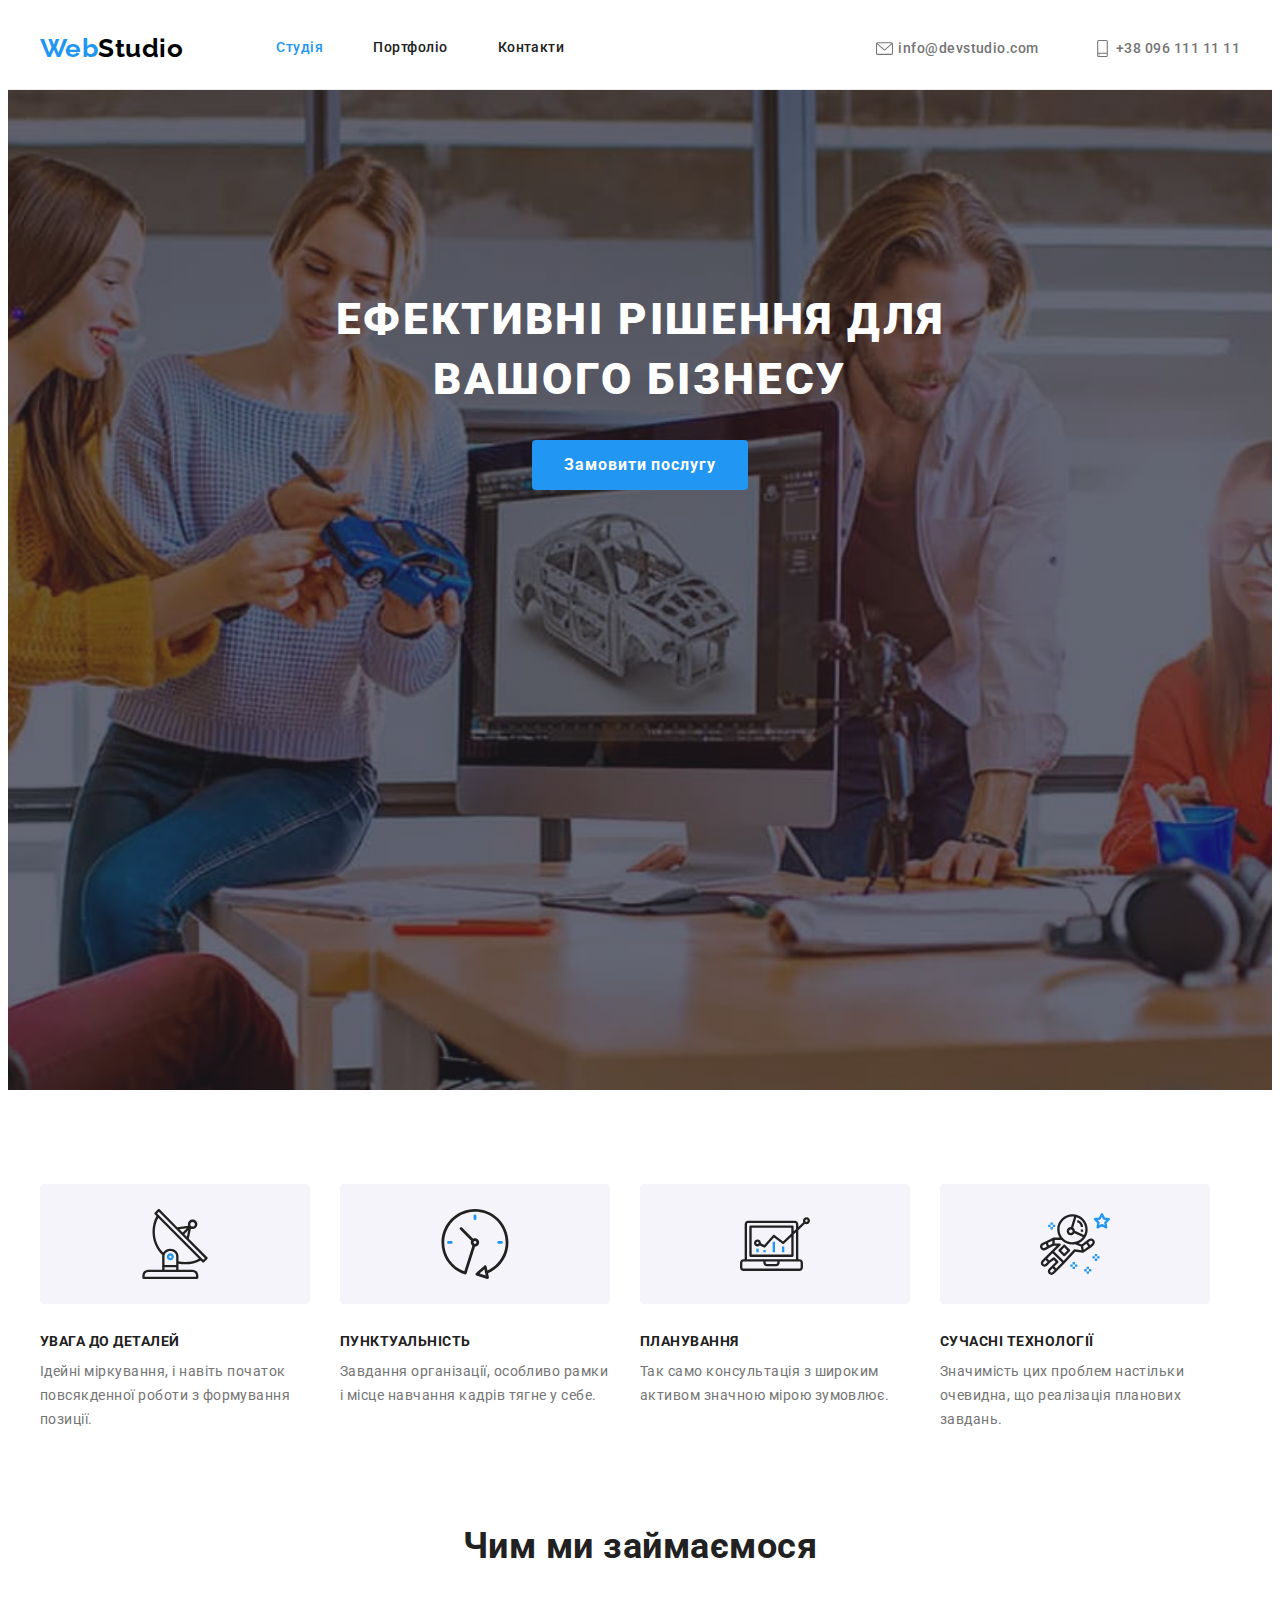
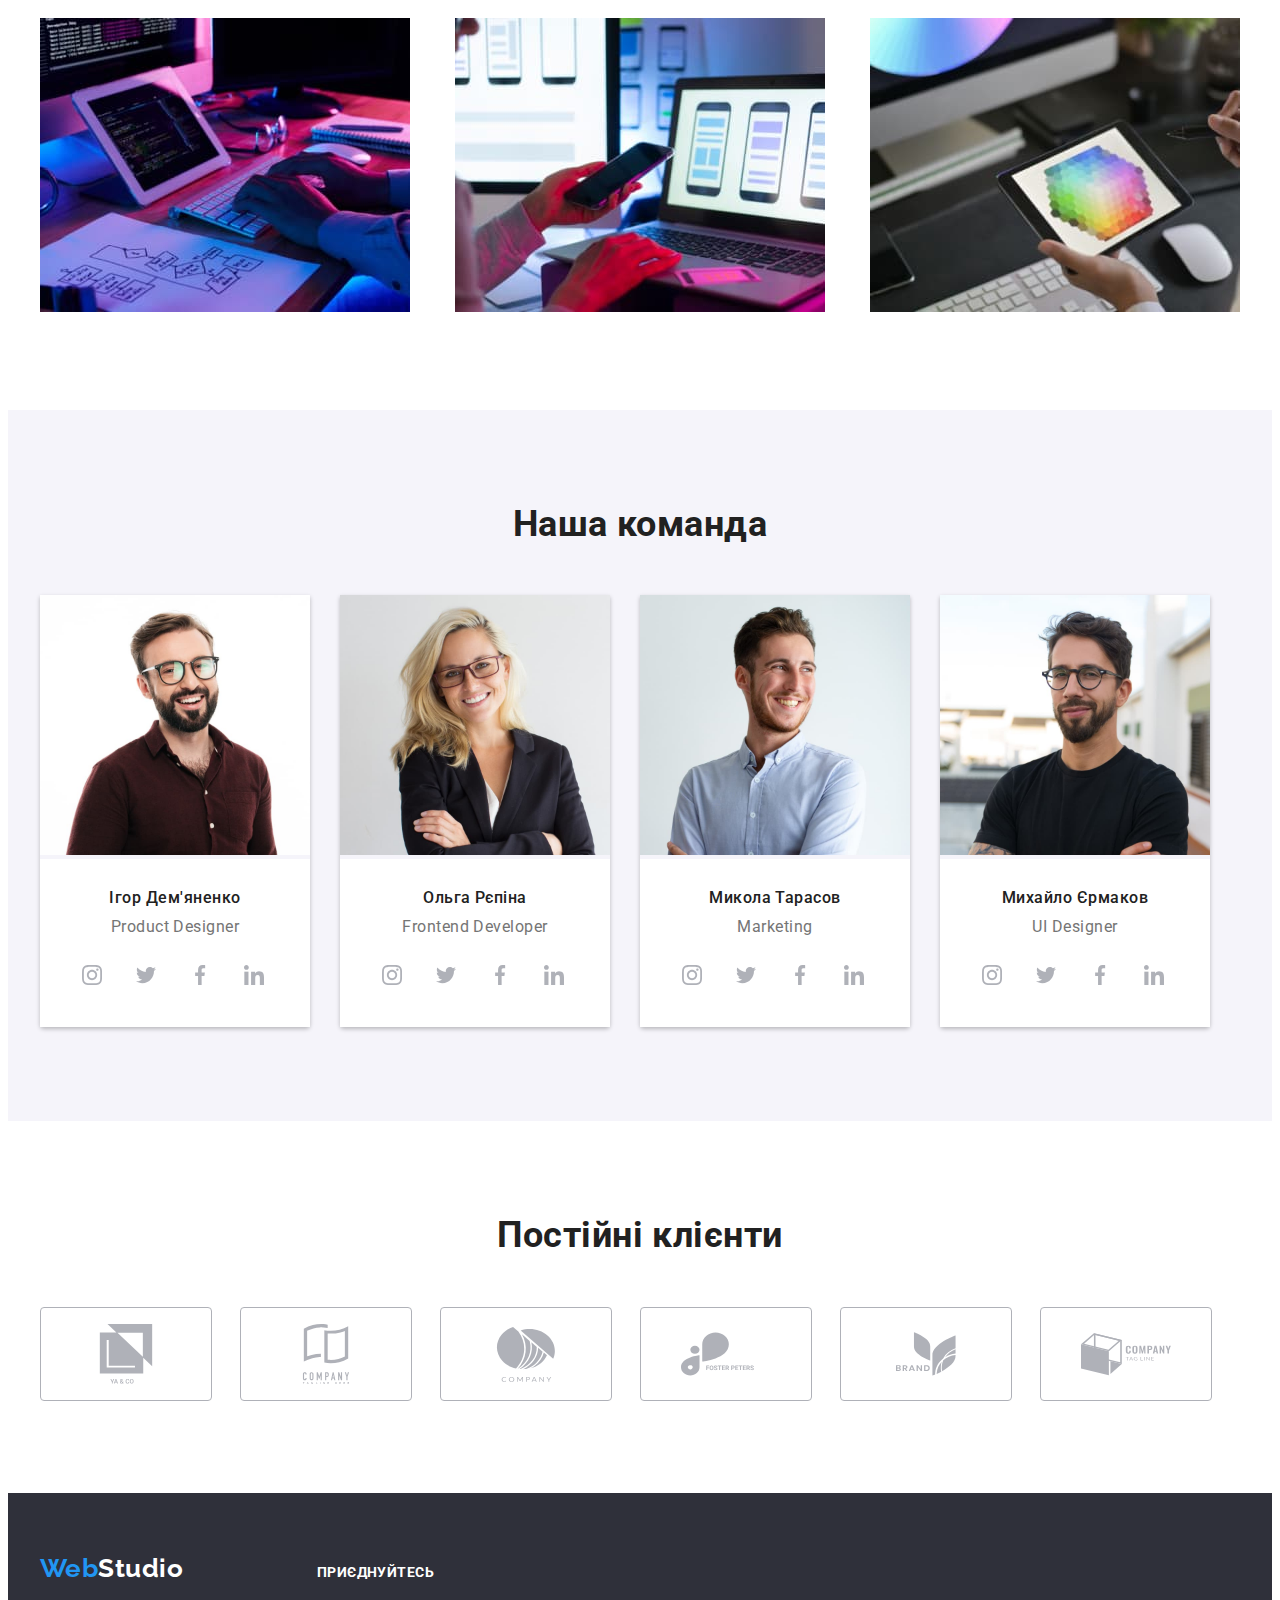
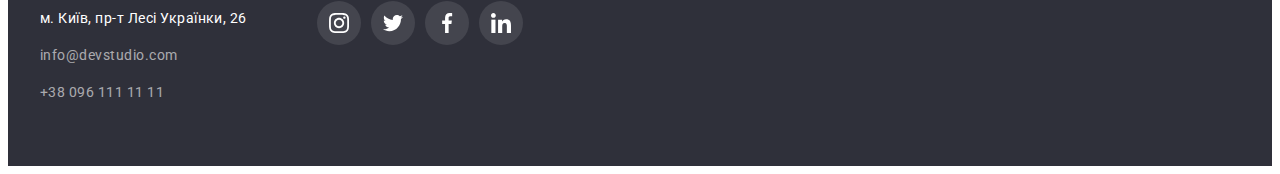
<file: index.html>
<!DOCTYPE html>
<html lang="uk">
  <head>
    <meta charset="UTF-8" />
    <meta http-equiv="X-UA-Compatible" content="IE=edge" />
    <meta name="viewport" content="width=device-width, initial-scale=1.0" />
    <title>Студія</title>
    <link
      rel="stylesheet"
      href="https://cdnjs.cloudflare.com/ajax/libs/modern-normalize/1.1.0/modern-normalize.min.css"
      integrity="sha512-wpPYUAdjBVSE4KJnH1VR1HeZfpl1ub8YT/NKx4PuQ5NmX2tKuGu6U/JRp5y+Y8XG2tV+wKQpNHVUX03MfMFn9Q=="
      crossorigin="anonymous"
      referrerpolicy="no-referrer"
    />
    <link rel="stylesheet" href="./css/styles.css" />
    <link
      href="https://fonts.googleapis.com/css2?family=Raleway:wght@700&family=Roboto:wght@400;500;700;900&display=swap"
      rel="stylesheet"
    />
  </head>
  <body>
    <header class="page-header">
      <div class="header container">
        <nav class="flex-box">
          <a href="./index.html" class="logo"
            ><span class="first-logo">Web</span>Studio</a
          >
          <ul class="site-nav list">
            <li class="flex-element">
              <a href="./index.html" class="link-current nav-link">Студія</a>
            </li>
            <li class="flex-element">
              <a href="./portfolio.html" class="link nav-link">Портфоліо</a>
            </li>
            <li class="flex-element">
              <a href="#" class="link nav-link">Контакти</a>
            </li>
          </ul>
        </nav>
        <ul class="contacts list">
          <li class="flex-element">
            <a href="mailto:info@devstudio.com" class="link contact-link">
              <svg style="width: 27px; height: 17px">
                <use href="./images/icons.svg#email"></use>
              </svg>
              info@devstudio.com</a
            >
          </li>
          <li class="flex-element">
            <a href="tel:+380961111111" class="link contact-link">
              <svg style="width: 27px; height: 17px">
                <use href="./images/icons.svg#phone"></use>
              </svg>
              +38 096 111 11 11</a
            >
          </li>
        </ul>
      </div>
    </header>

    <main>
      <section class="main-section">
        <div class="container">
          <h1 class="hero-title">Ефективні рішення для вашого бізнесу</h1>
          <button class="order-btn">Замовити послугу</button>
        </div>
      </section>

      <section class="section">
        <div class="container">
          <h2 class="section-title visually-hidden">Наші Переваги</h2>
          <ul class="list flex-box advantages">
            <li class="flex-element">
              <div class="icon">
                <svg wight="70" height="70">
                  <use href="./images/icons.svg#icon-antenna"></use>
                </svg>
              </div>
              <h3 class="paragraph-title">Увага до деталей</h3>
              <p class="paragraph-text">
                Ідейні міркування, і навіть початок повсякденної роботи з
                формування позиції.
              </p>
            </li>
            <li class="flex-element">
              <div class="icon">
                <svg wight="70" height="70">
                  <use href="./images/icons.svg#icon-clock"></use>
                </svg>
              </div>
              <h3 class="paragraph-title">Пунктуальність</h3>
              <p class="paragraph-text">
                Завдання організації, особливо рамки і місце навчання кадрів
                тягне у себе.
              </p>
            </li>
            <li class="flex-element">
              <div class="icon">
                <svg wight="70" height="70">
                  <use href="./images/icons.svg#icon-diagram"></use>
                </svg>
              </div>
              <h3 class="paragraph-title">Планування</h3>
              <p class="paragraph-text">
                Так само консультація з широким активом значною мірою зумовлює.
              </p>
            </li>
            <li class="flex-element">
              <div class="icon">
                <svg wight="70" height="70">
                  <use href="./images/icons.svg#icon-astronaut"></use>
                </svg>
              </div>
              <h3 class="paragraph-title">Сучасні технології</h3>
              <p class="paragraph-text">
                Значимість цих проблем настільки очевидна, що реалізація
                планових завдань.
              </p>
            </li>
          </ul>
        </div>
      </section>
      <section class="section padding">
        <div class="container">
          <h2 class="section-title">Чим ми займаємося</h2>
          <ul class="list examples">
            <li class="flex-element">
              <a href="#">
                <img
                  src="./images/box-1.jpg"
                  alt="написання коду на айпеді"
                  width="370"
                  height="294"
                />
              </a>
            </li>
            <li class="flex-element">
              <a href="#">
                <img
                  src="./images/box-2.jpg"
                  alt="шаблони меню телефону на пк"
                  width="370"
                  height="294"
                />
              </a>
            </li>
            <li class="flex-element">
              <a href="#">
                <img
                  src="./images/box-3.jpg"
                  alt="кольорова гамма на планшеті"
                  width="370"
                  height="294"
                />
              </a>
            </li>
          </ul>
        </div>
      </section>

      <section class="section team">
        <div class="container">
          <h2 class="section-title">Наша команда</h2>
          <ul class="list team-list">
            <li class="team-pic">
              <img
                src="./images/teammember1.jpg"
                alt="Ігор Дем'яненко"
                width="270"
                height="260"
              />
              <div class="back-color">
                <h3 class="paragraph-title member">Ігор Дем'яненко</h3>
                <p class="position">Product Designer</p>
                <ul class="list social-links">
                  <li class="social-link">
                    <a href="https://www.instagram.com/" class="site">
                      <svg width="20" height="20">
                        <use
                          href="./images/icons.svg#icon-team-instagram"
                        ></use>
                      </svg>
                    </a>
                  </li>
                  <li class="social-link">
                    <a href="https://www.twitter.com/" class="site">
                      <svg width="20" height="20">
                        <use href="./images/icons.svg#icon-team-twitter"></use>
                      </svg>
                    </a>
                  </li>
                  <li class="social-link">
                    <a href="https://www.facebook.com/" class="site">
                      <svg width="20" height="20">
                        <use href="./images/icons.svg#icon-team-facebook"></use>
                      </svg>
                    </a>
                  </li>
                  <li class="social-link">
                    <a href="https://www.linkedin.com/" class="site">
                      <svg width="20" height="20">
                        <use href="./images/icons.svg#icon-team-linkedin"></use>
                      </svg>
                    </a>
                  </li>
                </ul>
              </div>
            </li>
            <li class="team-pic">
              <img
                src="./images/teammember2.jpg"
                alt="Ольга Рєпіна"
                width="270"
                height="260"
              />
              <div class="back-color">
                <h3 class="paragraph-title member">Ольга Рєпіна</h3>
                <p class="position">Frontend Developer</p>
                <ul class="list social-links">
                  <li class="social-link">
                    <a href="https://www.instagram.com/" class="site">
                      <svg width="20" height="20">
                        <use
                          href="./images/icons.svg#icon-team-instagram"
                        ></use>
                      </svg>
                    </a>
                  </li>
                  <li class="social-link">
                    <a href="https://www.twitter.com/" class="site">
                      <svg width="20" height="20">
                        <use href="./images/icons.svg#icon-team-twitter"></use>
                      </svg>
                    </a>
                  </li>
                  <li class="social-link">
                    <a href="https://www.facebook.com/" class="site">
                      <svg width="20" height="20">
                        <use href="./images/icons.svg#icon-team-facebook"></use>
                      </svg>
                    </a>
                  </li>
                  <li class="social-link">
                    <a href="https://www.linkedin.com/" class="site">
                      <svg width="20" height="20">
                        <use href="./images/icons.svg#icon-team-linkedin"></use>
                      </svg>
                    </a>
                  </li>
                </ul>
              </div>
            </li>
            <li class="team-pic">
              <img
                src="./images/teammember3.jpg"
                alt="Микола Тарасов"
                width="270"
                height="260"
              />
              <div class="back-color">
                <h3 class="paragraph-title member">Микола Тарасов</h3>
                <p class="position">Marketing</p>
                <ul class="list social-links">
                  <li class="social-link">
                    <a href="https://www.instagram.com/" class="site">
                      <svg width="20" height="20">
                        <use
                          href="./images/icons.svg#icon-team-instagram"
                        ></use>
                      </svg>
                    </a>
                  </li>
                  <li class="social-link">
                    <a href="https://www.twitter.com/" class="site">
                      <svg width="20" height="20">
                        <use href="./images/icons.svg#icon-team-twitter"></use>
                      </svg>
                    </a>
                  </li>
                  <li class="social-link">
                    <a href="https://www.facebook.com/" class="site">
                      <svg width="20" height="20">
                        <use href="./images/icons.svg#icon-team-facebook"></use>
                      </svg>
                    </a>
                  </li>
                  <li class="social-link">
                    <a href="https://www.linkedin.com/" class="site">
                      <svg width="20" height="20">
                        <use href="./images/icons.svg#icon-team-linkedin"></use>
                      </svg>
                    </a>
                  </li>
                </ul>
              </div>
            </li>
            <li class="team-pic">
              <img
                src="./images/teammember4.jpg"
                alt="Михайло Єрмаков"
                width="270"
                height="260"
              />
              <div class="back-color">
                <h3 class="paragraph-title member">Михайло Єрмаков</h3>
                <p class="position">UI Designer</p>
                <ul class="list social-links">
                  <li class="social-link">
                    <a href="https://www.instagram.com/" class="site">
                      <svg width="20" height="20">
                        <use
                          href="./images/icons.svg#icon-team-instagram"
                        ></use>
                      </svg>
                    </a>
                  </li>
                  <li class="social-link">
                    <a href="https://www.twitter.com/" class="site">
                      <svg width="20" height="20">
                        <use href="./images/icons.svg#icon-team-twitter"></use>
                      </svg>
                    </a>
                  </li>
                  <li class="social-link">
                    <a href="https://www.facebook.com/" class="site">
                      <svg width="20" height="20">
                        <use href="./images/icons.svg#icon-team-facebook"></use>
                      </svg>
                    </a>
                  </li>
                  <li class="social-link">
                    <a href="https://www.linkedin.com/" class="site">
                      <svg width="20" height="20">
                        <use href="./images/icons.svg#icon-team-linkedin"></use>
                      </svg>
                    </a>
                  </li>
                </ul>
              </div>
            </li>
          </ul>
        </div>
      </section>
      <section class="section">
        <div class="container">
          <h2 class="section-title">Постійні клієнти</h2>
          <ul class="list flex-box clients">
            <li class="client">
              <a href="#" class="page">
                <svg width="106" height="60">
                  <use
                    href="./images/icons.svg#icon-company-1"
                    class="company"
                  ></use>
                </svg>
              </a>
            </li>
            <li class="client">
              <a href="#" class="page">
                <svg class="" width="106" height="60">
                  <use href="./images/icons.svg#icon-company-2"></use>
                </svg>
              </a>
            </li>
            <li class="client">
              <a href="#" class="page">
                <svg class="" width="106" height="60">
                  <use href="./images/icons.svg#icon-company-3"></use>
                </svg>
              </a>
            </li>
            <li class="client">
              <a href="#" class="page">
                <svg class="" width="106" height="90">
                  <use href="./images/icons.svg#icon-company-4"></use>
                </svg>
              </a>
            </li>
            <li class="client">
              <a href="#" class="page">
                <svg class="" width="106" height="60">
                  <use href="./images/icons.svg#icon-company-5"></use>
                </svg>
              </a>
            </li>
            <li class="client">
              <a href="#" class="page">
                <svg class="" width="106" height="90">
                  <use href="./images/icons.svg#icon-company-6"></use>
                </svg>
              </a>
            </li>
          </ul>
        </div>
      </section>
    </main>

    <footer class="footer">
      <div class="container footer-flex">
        <address class="address">
          <a href="./index.html" class="logo accent"
            ><span class="first-logo">Web</span>Studio</a
          >
          <ul class="list info">
            <li class="flex-element">
              <a
                href="https://goo.gl/maps/CPtrU1FHBa2aNyZL9"
                target="_blank"
                rel="noopener noreferrer nofollow"
                class="location"
                >м. Київ, пр-т Лесі Українки, 26</a
              >
            </li>
            <li class="flex-element">
              <a href="mailto:info@devstudio.com" class="footer-contact link"
                >info@devstudio.com</a
              >
            </li>
            <li class="flex-element">
              <a href="tel:+380961111111" class="footer-contact link"
                >+38 096 111 11 11</a
              >
            </li>
          </ul>
        </address>
        <div>
          <h3 class="join-title">Приєднуйтесь</h3>
          <ul class="list social-links">
            <li class="social-link">
              <a href="https://www.instagram.com/" class="site join-accent">
                <svg class="" width="20" height="20">
                  <use href="./images/icons.svg#icon-instagram-footer"></use>
                </svg>
              </a>
            </li>
            <li class="social-link">
              <a href="https://www.twitter.com/" class="site join-accent"
                ><svg class="" width="20" height="20">
                  <use href="./images/icons.svg#icon-twitter-footer"></use>
                </svg>
              </a>
            </li>
            <li class="social-link">
              <a href="https://www.facebook.com/" class="site join-accent"
                ><svg class="" width="20" height="20">
                  <use href="./images/icons.svg#icon-facebook-footer"></use>
                </svg>
              </a>
            </li>
            <li class="social-link">
              <a href="https://www.linkedin.com/" class="site join-accent"
                ><svg class="" width="20" height="20">
                  <use href="./images/icons.svg#icon-linkedin-footer"></use>
                </svg>
              </a>
            </li>
          </ul>
        </div>
      </div>
    </footer>
  </body>
</html>
</file>
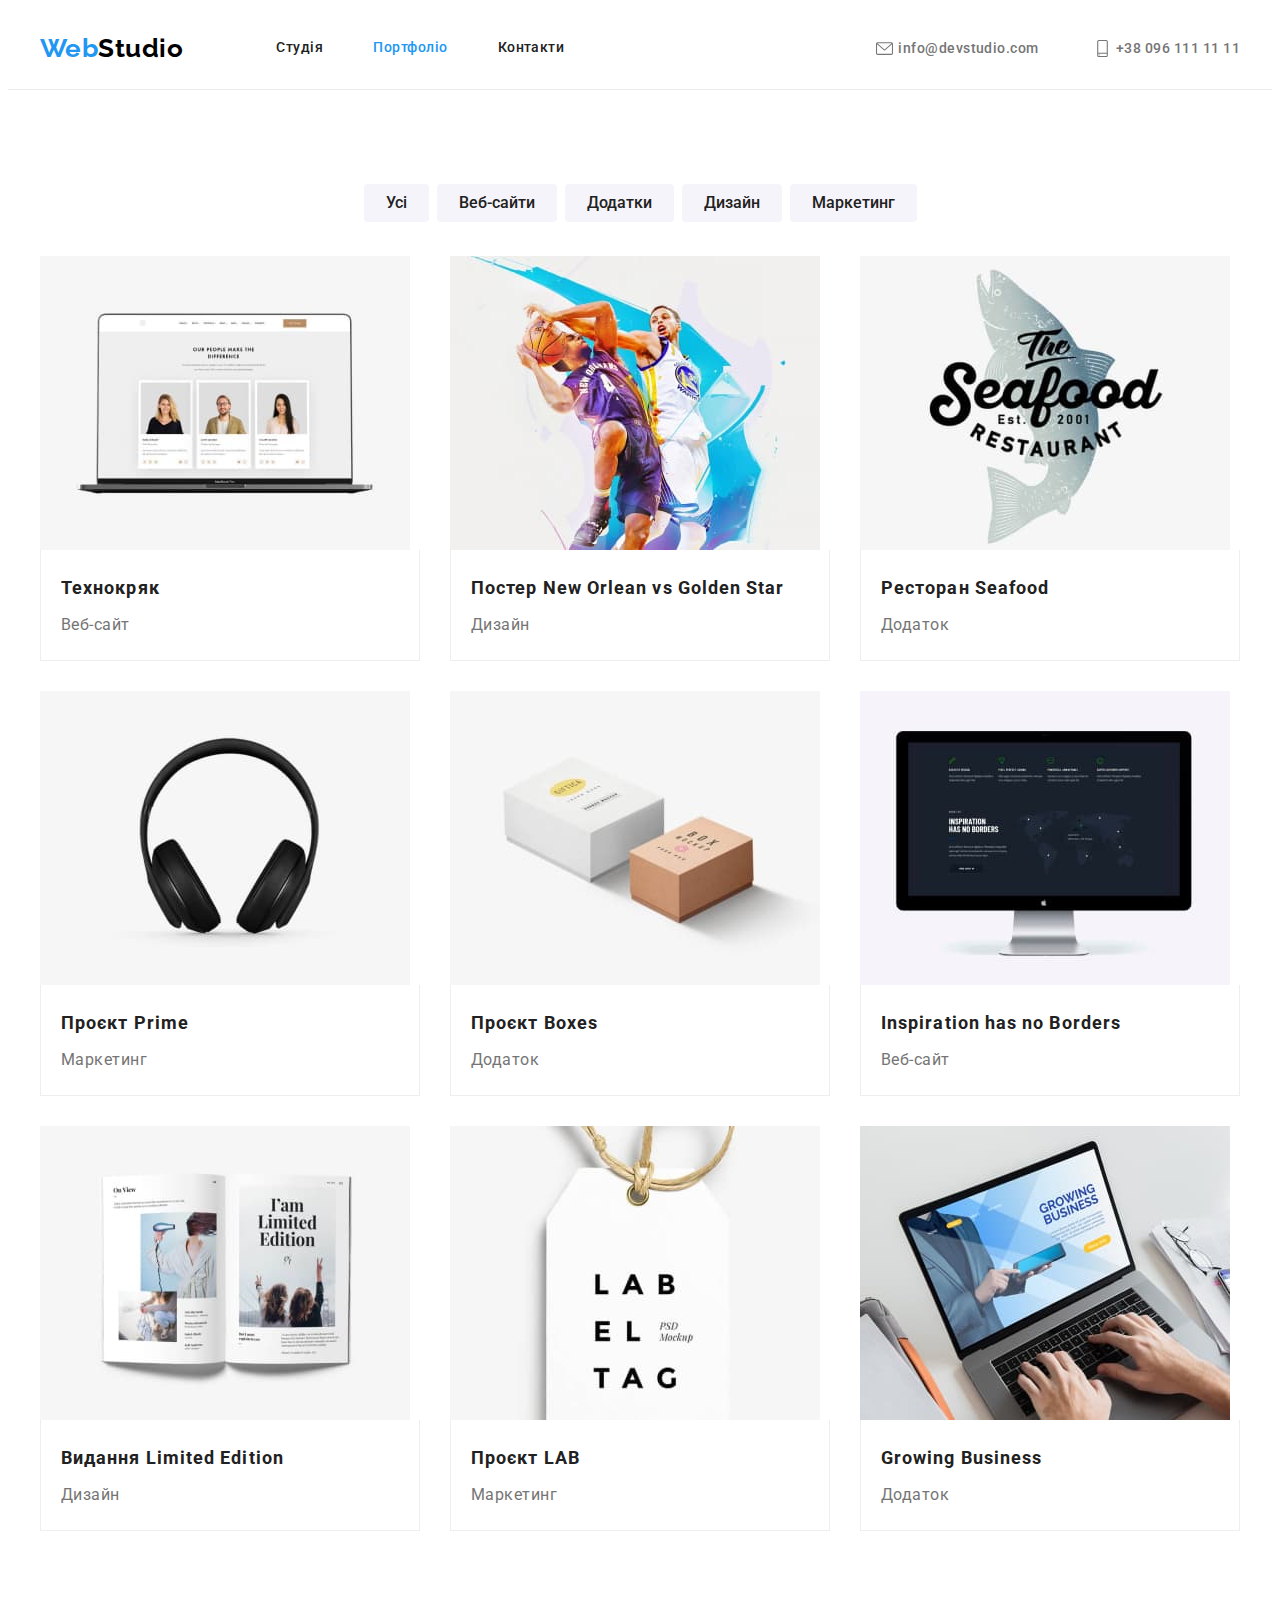
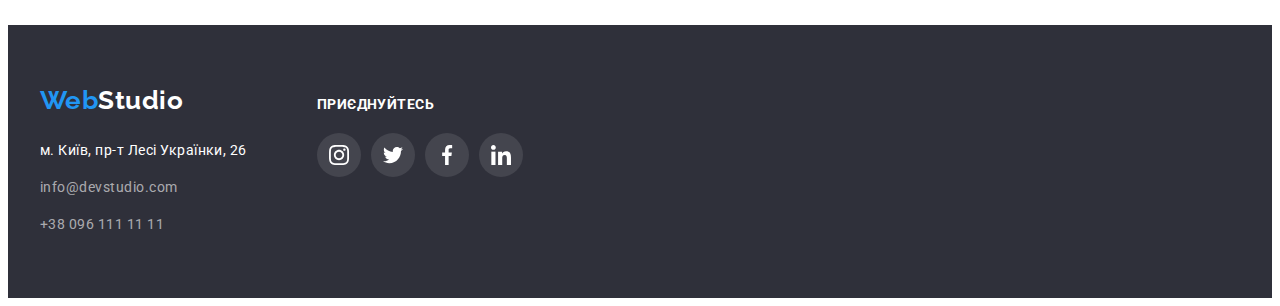
<file: portfolio.html>
<!DOCTYPE html>
<html lang="en">
  <head>
    <meta charset="UTF-8" />
    <meta http-equiv="X-UA-Compatible" content="IE=edge" />
    <meta name="viewport" content="width=device-width, initial-scale=1.0" />
    <title>Портфоліо</title>
    <link
      rel="stylesheet"
      href="https://cdnjs.cloudflare.com/ajax/libs/modern-normalize/1.1.0/modern-normalize.min.css"
      integrity="sha512-wpPYUAdjBVSE4KJnH1VR1HeZfpl1ub8YT/NKx4PuQ5NmX2tKuGu6U/JRp5y+Y8XG2tV+wKQpNHVUX03MfMFn9Q=="
      crossorigin="anonymous"
      referrerpolicy="no-referrer"
    />
    <link rel="stylesheet" href="./css/styles.css" />
    <link
      href="https://fonts.googleapis.com/css2?family=Raleway:wght@700&family=Roboto:wght@400;500;700;900&display=swap"
      rel="stylesheet"
    />
  </head>
  <body>
    <header class="page-header">
      <div class="header container">
        <nav class="flex-box">
          <a href="./index.html" class="logo"
            ><span class="first-logo">Web</span>Studio</a
          >
          <ul class="site-nav list">
            <li class="flex-element">
              <a href="./index.html" class="link nav-link">Студія</a>
            </li>
            <li class="flex-element">
              <a href="./portfolio.html" class="link-current nav-link"
                >Портфоліо</a
              >
            </li>
            <li class="flex-element">
              <a href="#" class="link nav-link">Контакти</a>
            </li>
          </ul>
        </nav>
        <ul class="contacts list">
          <li class="flex-element">
            <a href="mailto:info@devstudio.com" class="link contact-link">
              <svg style="width: 27px; height: 17px">
                <use href="./images/icons.svg#email"></use>
              </svg>
              info@devstudio.com</a
            >
          </li>
          <li class="flex-element">
            <a href="tel:+380961111111" class="link contact-link">
              <svg style="width: 27px; height: 17px">
                <use href="./images/icons.svg#phone"></use>
              </svg>
              +38 096 111 11 11</a
            >
          </li>
        </ul>
      </div>
    </header>

    <main>
      <section class="section">
        <div class="container">
          <h1 class="section-title visually-hidden">Фільтри</h1>
          <ul class="list filter">
            <li class="button">
              <button type="button" class="filter-btn all-btn">Усі</button>
            </li>
            <li class="button">
              <button type="button" class="filter-btn">Веб-сайти</button>
            </li>
            <li class="button">
              <button type="button" class="filter-btn">Додатки</button>
            </li>
            <li class="button">
              <button type="button" class="filter-btn">Дизайн</button>
            </li>
            <li class="button">
              <button type="button" class="filter-btn">Маркетинг</button>
            </li>
          </ul>
          <h2 class="section-title visually-hidden">Роботи</h2>
          <ul class="list work-list">
            <li class="projects">
              <a href="#" class="projects-link">
                <img
                  class="block"
                  src="./images/img.jpg"
                  alt="Екран ноутбука с веб-сайтом Технокряк"
                  width="370"
                  height="294"
                />
                <div class="work-type">
                  <h3 class="works">Технокряк</h3>
                  <p class="type">Веб-сайт</p>
                </div></a
              >
            </li>
            <li class="projects">
              <a href="#" class="projects-link">
                <img
                  class="block"
                  src="./images/img2.jpg"
                  alt="Два баскетболіста"
                  width="370"
                  height="294"
                />
                <div class="work-type">
                  <h3 class="works">Постер New Orlean vs Golden Star</h3>
                  <p class="type">Дизайн</p>
                </div></a
              >
            </li>
            <li class="projects">
              <a href="#" class="projects-link">
                <img
                  class="block"
                  src="./images/img3.jpg"
                  alt="Logo ресторану Seafood"
                  width="370"
                  height="294"
                />
                <div class="work-type">
                  <h3 class="works">Ресторан Seafood</h3>
                  <p class="type">Додаток</p>
                </div></a
              >
            </li>
            <li class="projects">
              <a href="#" class="projects-link">
                <img
                  class="block"
                  src="./images/img9.jpg"
                  alt="Навушники"
                  width="370"
                  height="294"
                />
                <div class="work-type">
                  <h3 class="works">Проєкт Prime</h3>
                  <p class="type">Маркетинг</p>
                </div></a
              >
            </li>
            <li class="projects">
              <a href="#" class="projects-link">
                <img
                  class="block"
                  src="./images/img4.jpg"
                  alt="Дві коробки"
                  width="370"
                  height="294"
                />
                <div class="work-type">
                  <h3 class="works">Проєкт Boxes</h3>
                  <p class="type">Додаток</p>
                </div></a
              >
            </li>
            <li class="projects">
              <a href="#" class="projects-link">
                <img
                  class="block"
                  src="./images/img5.jpg"
                  alt="Екран ноутбука з веб-сайтом Inspiration has no Borders "
                  width="370"
                  height="294"
                />
                <div class="work-type">
                  <h3 class="works">Inspiration has no Borders</h3>
                  <p class="type">Веб-сайт</p>
                </div></a
              >
            </li>
            <li class="projects">
              <a href="#" class="projects-link">
                <img
                  class="block"
                  src="./images/img6.jpg"
                  alt="Розгорнута книга"
                  width="370"
                  height="294"
                />
                <div class="work-type">
                  <h3 class="works">Видання Limited Edition</h3>
                  <p class="type">Дизайн</p>
                </div></a
              >
            </li>
            <li class="projects">
              <a href="#" class="projects-link">
                <img
                  class="block"
                  src="./images/img7.jpg"
                  alt="Logo проєкту LAB"
                  width="370"
                  height="294"
                />
                <div class="work-type">
                  <h3 class="works">Проєкт LAB</h3>
                  <p class="type">Маркетинг</p>
                </div></a
              >
            </li>
            <li class="projects">
              <a href="#" class="projects-link">
                <img
                  class="block"
                  src="./images/img8.jpg"
                  alt="Зображення додатку Growing Business в ноутбукі"
                  width="370"
                  height="294"
                />
                <div class="work-type">
                  <h3 class="works">Growing Business</h3>
                  <p class="type">Додаток</p>
                </div></a
              >
            </li>
          </ul>
        </div>
      </section>
    </main>
    <footer class="footer">
      <div class="container footer-flex">
        <address class="address">
          <a href="./index.html" class="logo accent"
            ><span class="first-logo">Web</span>Studio</a
          >
          <ul class="list info">
            <li class="flex-element">
              <a
                href="https://goo.gl/maps/CPtrU1FHBa2aNyZL9"
                target="_blank"
                rel="noopener noreferrer nofollow"
                class="location"
                >м. Київ, пр-т Лесі Українки, 26</a
              >
            </li>
            <li class="flex-element">
              <a href="mailto:info@devstudio.com" class="footer-contact link"
                >info@devstudio.com</a
              >
            </li>
            <li class="flex-element">
              <a href="tel:+380961111111" class="footer-contact link"
                >+38 096 111 11 11</a
              >
            </li>
          </ul>
        </address>
        <div class="join-us">
          <h3 class="join-title">Приєднуйтесь</h3>
          <ul class="list social-links">
            <li class="social-link join-accent">
              <a href="" class="site">
                <svg class="" width="20" height="20">
                  <use href="./images/icons.svg#icon-instagram-footer"></use>
                </svg>
              </a>
            </li>
            <li class="social-link join-accent">
              <a href="" class="site"
                ><svg class="" width="20" height="20">
                  <use href="./images/icons.svg#icon-twitter-footer"></use>
                </svg>
              </a>
            </li>
            <li class="social-link join-accent">
              <a href="" class="site"
                ><svg class="" width="20" height="20">
                  <use href="./images/icons.svg#icon-facebook-footer"></use>
                </svg>
              </a>
            </li>
            <li class="social-link join-accent">
              <a href="" class="site"
                ><svg class="" width="20" height="20">
                  <use href="./images/icons.svg#icon-linkedin-footer"></use>
                </svg>
              </a>
            </li>
          </ul>
        </div>
      </div>
    </footer>
  </body>
</html>
</file>
<file: css/styles.css>
:root{
    --primary-text-color:#757575 ;
    --secondary-text-color:#212121;
    --accent-text-color:#2196F3;
    --btn-text-color:#FFFFFF;
    --order-btn-active:#188CE8;
    --background-color-secondary:#F5F4FA;
    --card-set-gap:30px;
    --social-links-fill:#afb1b8;
}
body{
    color:var(--primary-text-color) ;
    background-color: var(--btn-text-color) ;
    font-family: Roboto, 'Segoe UI', Tahoma, Geneva, Verdana, sans-serif ;
    letter-spacing: 0.03em;
}
.list{
    list-style: none;
    margin: 0;
    padding: 0;
}
.container{
    width: 1200px;
    padding-left: 15px;
    padding-right: 15px;
    margin: 0 auto;
}
.page-header{

    margin: 0 auto;
    border-bottom: 1px solid rgba(236, 236, 236, 1);
}
.header{
    display: flex;
    justify-content: space-between;
}
.logo{
    padding: 25px 0;

    color:#000000 ;

    font-family: Raleway, 'Segoe UI', Tahoma, Geneva, Verdana, sans-serif;
    font-weight: 700;
    font-size: 26px;
    line-height: 1.19;
    text-decoration: none;
}
.first-logo, 
.logo:hover, 
.logo:focus, 
.link:hover, 
.link:focus{
    color: var(--accent-text-color) ;
    fill: var(--accent-text-color);
}
.flex-box{
    display: flex;
}
.site-nav, 
.contacts{
    display: flex;
}
.site-nav .flex-element{
    padding-top:32px ;
    padding-bottom: 32px ;
}
.site-nav .link-current{
    color: var(--accent-text-color);
}
.site-nav .flex-element:first-child{
    margin-left: 93px;
}
.site-nav .nav-link,
.contacts .contact-link{
    text-decoration: none;
    display: flex;
    align-items: center;
    fill: currentColor ;
}
.site-nav,
.contacts{
    font-weight: 500;
    font-size: 14px;
    line-height: 1.14;
}
.nav-link {
    color:var(--secondary-text-color) ;
}
.site-nav .flex-element:not(:first-child){
    margin-left: 50px;
}
.contacts .flex-element{
    padding: 32px 0;
}
.contacts .flex-element:not(:first-child){
    margin-left: 50px;
}
.contact-link{
    color: var(--primary-text-color);
}
.hero-title{
color: var(--btn-text-color);

    font-weight: 900;
    font-size: 44px;
    line-height: 1.36;
    letter-spacing: 0.06em;
    text-transform: uppercase;

    width: 696px;
    margin: 0 auto;

}

.main-section{
    background-color: 2F303A;
    text-align: center;
    padding-top: 200px;
    padding-bottom: 200px;
    margin: 0 auto;
}
.main-section{
    max-width: 1600px;
    height: 600px;
    background-image: linear-gradient(
        to right, 
        rgba(47, 48, 58, 0.4), 
        rgba(47, 48, 58, 0.4)
    ),url(../images/main-bg.jpg);
    background-repeat: no-repeat;
    background-position: center;
    background-size: cover;
}
.order-btn{
    color: var(--btn-text-color);
    background-color: var(--accent-text-color);
    cursor: pointer;

    font-family: inherit;
    font-weight: 700;
    font-size: 16px;
    line-height: 1.87;
    letter-spacing: 0.06em;

    display: flex;
    align-items: center;
    justify-content: center;
    min-width: 216px;
    height: 50px;
    border: none;
    outline: none;
    
    padding: 10px;
    border-radius: 4px;
    margin-top: 30px;
    margin-left: auto;
    margin-right: auto;
}
.order-btn:hover, 
.order-btn:focus{
    background-color: var(--order-btn-active);
}
.all-btn{
    padding: 6px 25px 6px 25px;
}
.filter-btn{
    padding: 6px 22px 6px 22px;

    color:#212121 ;
    background-color: var(--background-color-secondary) ;
    cursor: pointer;

    font-family: inherit;
    font-weight: 500;
    font-size: 16px;
    line-height: 26px;
    border: none;
    outline: none;
    border-radius: 4px;
}
.filter{
    display: flex;
    margin-bottom: 34px;
    justify-content: center;
}
.button:not(:first-child){
    margin-left: 8px;
}
.work-list{
    display: flex;
    flex-wrap: wrap;
    
    margin-top: calc(-1 * var(--card-set-gap));
    margin-left: calc(-1 * var(--card-set-gap));
    
}
.projects{
    width: calc((100% - 90px) / 3 );
    margin-top: var(--card-set-gap);
    margin-left: var(--card-set-gap);
}
.projects-link:hover{
    box-shadow: 0px 1px 1px rgba(0, 0, 0, 0.12), 
    0px 4px 4px rgba(0, 0, 0, 0.06), 
    1px 4px 6px rgba(0, 0, 0, 0.16);
    cursor: pointer;
}
.projects-link{
    font-family: inherit;
    color: inherit;
    text-decoration: none;
    display: block;


}
/* .work-list .flex-element:nth-child(3n){
    margin-right: 0;
}
.work-list .flex-element:nth-last-child(-n + 3){
    margin-bottom: 0;
} */
.filter-btn:hover,
.filter-btn:focus{
    color: var(--btn-text-color);
    background-color: var(--accent-text-color);
    filter: drop-shadow(0px 4px 4px rgba(0, 0, 0, 0.25));
}
.section{
    padding-top: 94px;
    padding-bottom: 94px;
    margin: 0 auto; 
}
.section-title{
    font-weight: 700;
    font-size: 36px;
    line-height: 1.16;
    text-align: center;
    margin: 0;
    margin-bottom: 50px;

}
.visually-hidden{
    position: absolute;
    white-space: nowrap;
    width: 1px;
    height: 1px;
    overflow: hidden;
    border: 0;
    padding: 0;
    clip: rect(0 0 0 0);
    clip-path: inset(50%);
    margin: -1px;
}
.section-title, 
.paragraph-title,
.works{
    color: #212121;
}
.icon{
    width: 100%;
    height: 120px;
    margin-bottom: 30px;
    background-color: var(--background-color-secondary);
    border-radius: 4px;
    display: flex;
        justify-content: center;
        align-items: center;
}
/* .icon-item{
    width: 100%;
    height: 100%;
} */

/* .advantages .flex-element::before{
    display: inline-flex;
    content: '';
    width: 270px;
    height:120px ;
    background-color: var(--background-color-secondary);
    border-radius: 4px;

    margin-bottom: 30px;
} */
/* .icon-antenna::before{
    background-image: url(../images/antenna.svg);
    background-repeat: no-repeat;
    background-position:center;
}
.icon-clock::before {
    background-image: url(../images/clock.svg);
    background-repeat: no-repeat;
    background-position: center;
}
.icon-diagram::before {
    background-image: url(../images/diagram.svg);
    background-repeat: no-repeat;
    background-position: center;
}
.icon-astronaut::before {
    background-image: url(../images/astronaut.svg);
    background-repeat: no-repeat;
    background-position: center;
} */
.advantages .flex-element:not(:first-child){
    margin-left: 30px;
}
.examples{
    display: flex;
    justify-content: space-between;
}
.examples .flex-element{
    display: block;
}
.works{
    font-weight: 700;
    font-size: 18px;
    line-height: 2;
    letter-spacing: 0.06em;

    margin-bottom: 4px;
        margin-top: 0;
}
.paragraph-title{
    margin-top: 0;
    margin-bottom: 10px;
    
    font-weight: 700;
    font-size: 14px;
    line-height: 1.14;
    text-transform: uppercase;
    
}
.paragraph-title .flex-element{
    text-shadow: 0px 4px 4px rgba(0, 0, 0, 0.25);
}
.paragraph-title.member{
    font-weight: 500;
    font-size: 16px;
    line-height: 1.18;
    text-transform: none;
}
.position{
    font-size: 16px;
    line-height: 1.18;
}
.paragraph-text{
    margin-top: 10px;
    margin-bottom: 0;
    margin-right: 0;
    
    font-size: 14px;
    line-height: 1.71;
}
.list.flex-box .flex-element{
    width: 270px;
}
.back-color{
    text-align: center;
    background-color: var(--btn-text-color);
    padding: 30px;

}
.padding{
    padding-top: 0;
}
.position{
    margin: 0;
    margin-bottom: 16px;
}
.team{
    background-color: var(--background-color-secondary);

    padding-top: 94px;
}
.team-pic{
    box-shadow: 0px 2px 4px rgba(0, 0, 0, 0.25);
    border-radius: 0px 0px 4px 4px;
}
.team-pic:not(:first-child){
    margin-left: 30px;
}
.team-pic{
    width: 270px;
}
.team-list{
    display: flex;

    background-color: var(--background-color-secondary);
}
.block{
    display: block;
}
.work-type{
    padding: 20px 20px;
    border-right-color: rgb(238, 238, 238);
    border-right-style: solid;
    border-right-width: 1px;
    border-bottom-color: rgb(238, 238, 238);
    border-bottom-style: solid;
    border-bottom-width: 1px;
    border-left-color: rgb(238, 238, 238);
    border-left-style: solid;
    border-left-width: 1px;
}
.type{
    font-size: 16px;
    line-height: 1.87;
    margin: 0;
}

.social-links{
    display: flex;
    gap: 10px;
}
.social-link{
    width: 44px;
    height: 44px;
}
.site{
    width: 100%;
    height: 100%;
    display: flex;
    justify-content: center;
    align-items: center;
    border-radius: 50%;
    fill:var(--social-links-fill);

}
.site:hover,
.site:focus{
    background-color: var(--order-btn-active);
    fill: var(--btn-text-color);
    outline: none;
}
.clients{
    display: flex;
    gap: 30px;
}
.client{
width: 170px;
height: 92px;
}
.page{
    display: flex;
    width: 100%;
    height: 100%;
    justify-content: center;
    align-items: center;
    fill: var(--social-links-fill);
    border-radius: 4px;
    border: 1px solid var(--social-links-fill) ;
}
.page:hover,
.page:focus{
    fill: var(--accent-text-color);
    border: 1px solid var(--accent-text-color);
}
.company{
    width: 100px;
    height: 47px;
}
.footer{

    padding-top: 60px;
    padding-bottom: 60px;
    margin: 0 auto;
    background-color: #2F303A;
}
.footer-flex{
    display: flex;
    gap: 70px;
    align-items: baseline;
}
.logo.accent{
    display: flex;
    padding: 0;
    margin-top: 0;
    margin-bottom: 20px;
    margin-right: auto;
    margin-left: 0;

    color: #FFFFFF;
}
.address{
    font-style: normal;
}
.location{
    color: var(--btn-text-color);

    font-size: 14px;
    line-height: 2;
    text-decoration: none;
    font-style: normal;
}
.footer-contact{
    color: rgba(255, 255, 255, 0.6);
    
    font-size: 14px;
    line-height: 2;
    text-decoration: none;
    font-style: normal;
}
.info .flex-element:not(:first-child){
    margin-top: 9px;
}
.join-title{
        font-style: normal;
        font-weight: 700;
        font-size: 14px;
        line-height: 1.14;
        letter-spacing: 0.03em;
        text-transform: uppercase;
    
        color: #FFFFFF;

        margin: 0;
        margin-bottom: 20px;
}
.join-accent{
    background: rgba(255, 255, 255, 0.1);
    border-radius: 50%;
}
</file>
